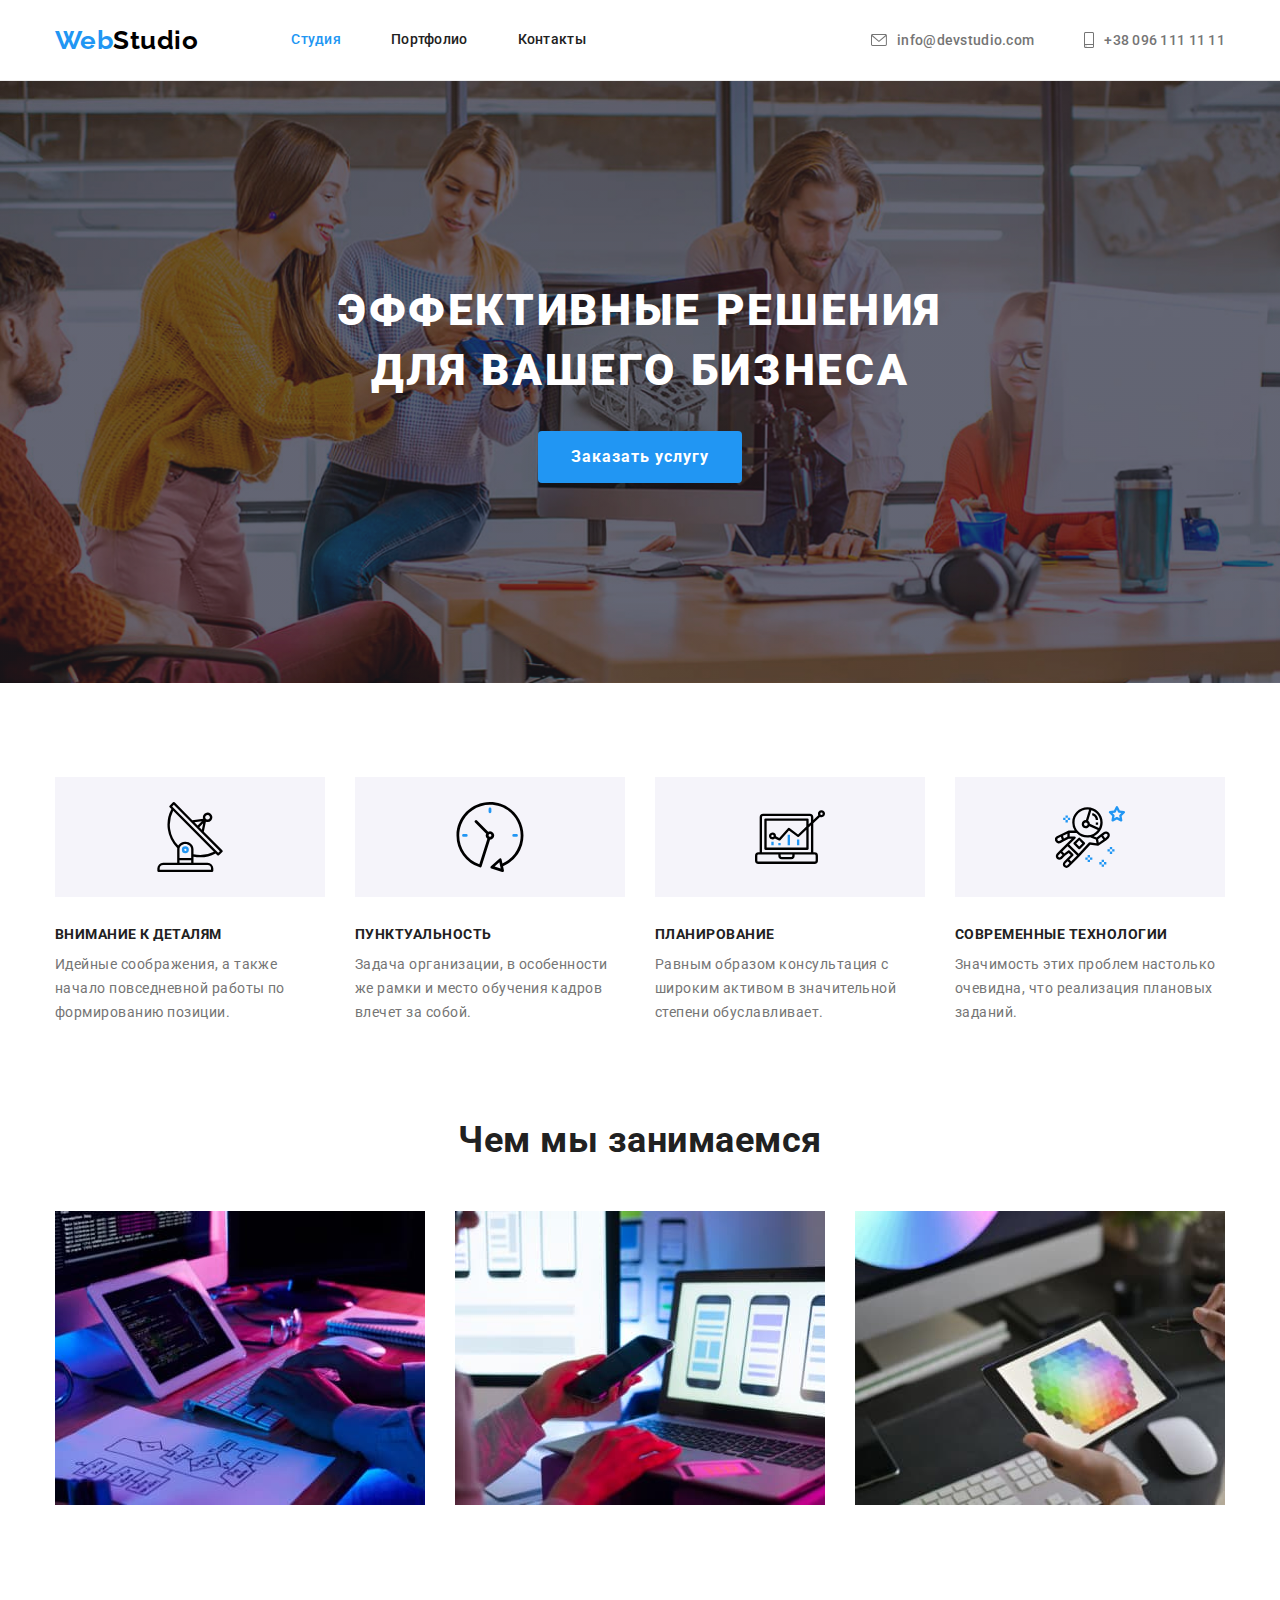
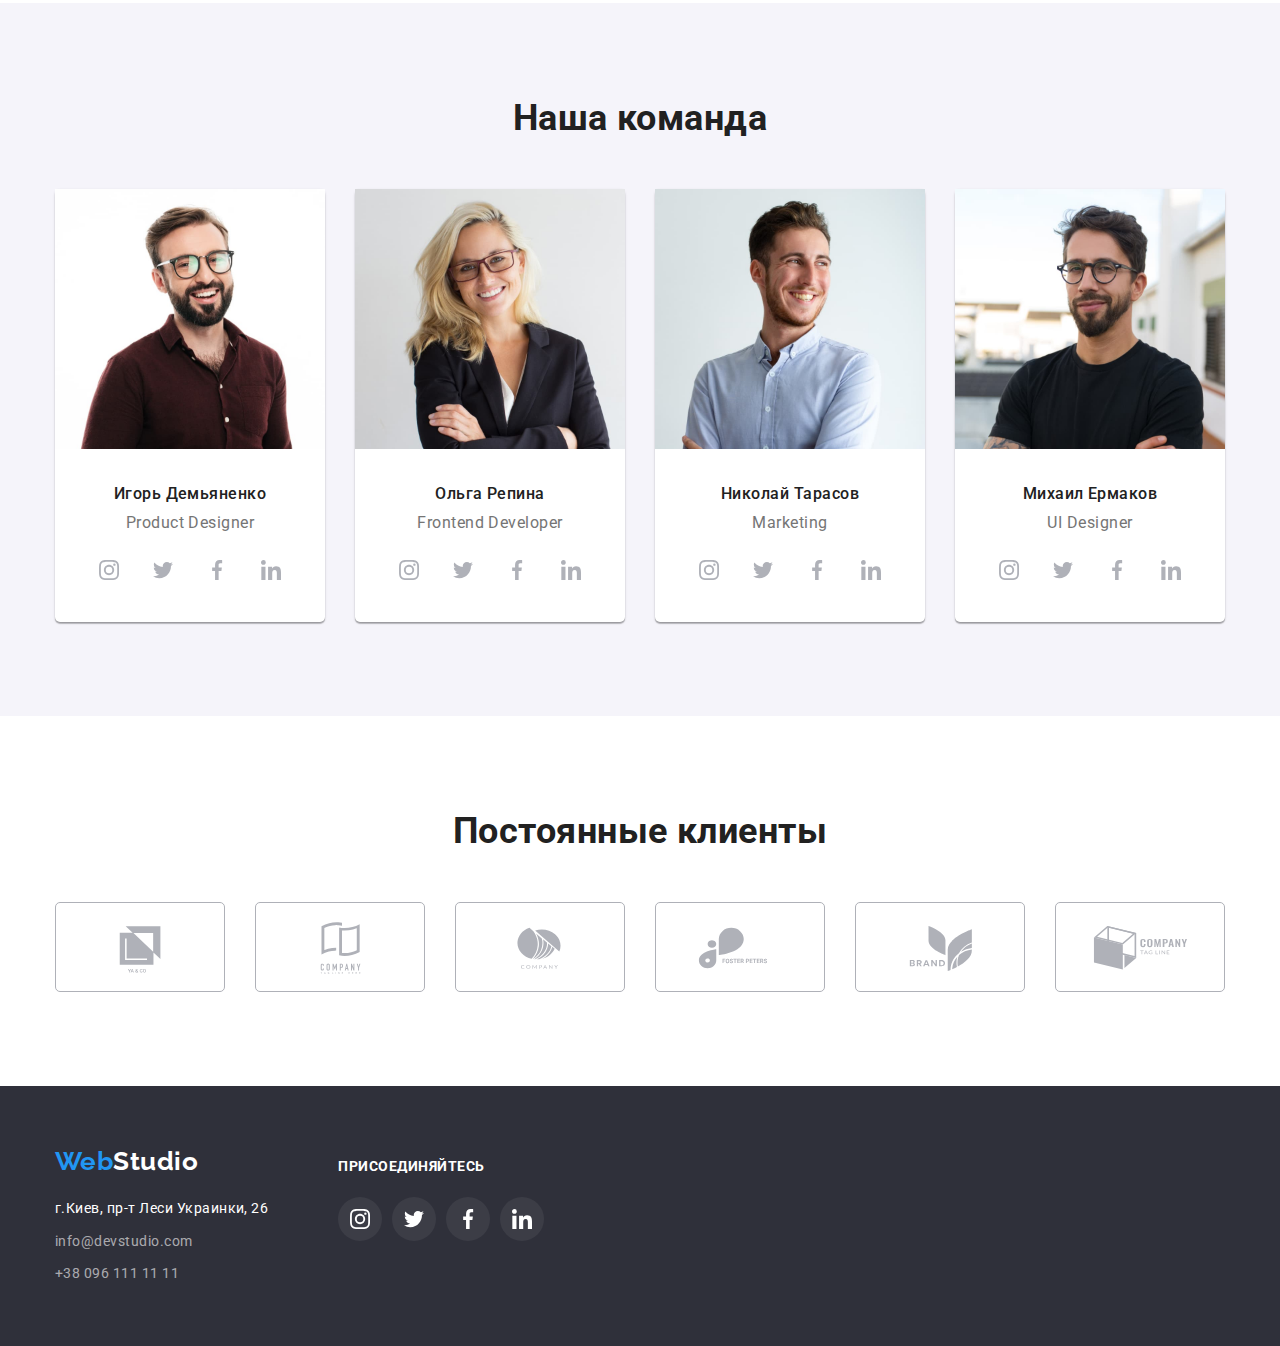
<file: index.html>
<!DOCTYPE html>
<html lang="ru">

<head>
  <meta charset="UTF-8" />
  <meta http-equiv="X-UA-Compatible" content="IE=edge" />
  <meta name="viewport" content="width=device-width, initial-scale=1.0" />
  <title>WebStudio</title>
  <link rel="preconnect" href="https://fonts.googleapis.com" />
  <link rel="preconnect" href="https://fonts.gstatic.com" crossorigin />
  <link href="https://fonts.googleapis.com/css2?family=Raleway:wght@700&family=Roboto:wght@400;500;700;900&display=swap"
    rel="stylesheet" />
  <link rel="stylesheet"
    href="https://cdnjs.cloudflare.com/ajax/libs/modern-normalize/1.1.0/modern-normalize.min.css" />
  <link rel="stylesheet" href="./css/styles.css" />
</head>

<body>
  <!-- Header -->
  <header class="header">
    <div class="container nav-flex">
      <nav class="header-nav">
        <a class="logo link" href="./index.html">Web<span class="logo-black">Studio</span></a>
        <ul class="header-nav-list list">
          <li class="header-nav-item">
            <a class="header-nav-link link current" href="./index.html">Студия</a>
          </li>
          <li class="header-nav-item">
            <a class="header-nav-link link" href="./portfolio.html">Портфолио</a>
          </li>
          <li class="header-nav-item">
            <a class="header-nav-link link" href="">Контакты</a>
          </li>
        </ul>
      </nav>
      <ul class="header-contact-list list">
        <li class="header-contact-item">
          <a class="header-contact-link link" href="mailto:info@devstudio.com">
            <svg class="contact-icon" width="16" height="12">
              <use href="./img/icons.svg#icon-mail"></use>
            </svg>info@devstudio.com
          </a>
        </li>
        <li class="header-contact-item">
          <a class="header-contact-link link" href="tel:+380961111111">
            <svg class="contact-icon" width="10px" height="16px">
              <use href="./img/icons.svg#icon-phone"></use>
            </svg>+38 096 111 11 11
          </a>
        </li>
      </ul>
    </div>
  </header>

  <!-- Main -->
  <main>
    <!-- Hero -->
    <section class="hero">
      <h1 class="hero-title">Эффективные решения для вашего бизнеса</h1>
      <button class="hero-btn" type="button">Заказать услугу</button>
    </section>

    <!-- Our skills -->
    <section class="features-section">
      <div class="container">
        <h2 hidden>Преимущества</h2>
        <ul class="features-list list">
          <li class="features-item">
            <div class="features-icon-fon">
              <svg class="features-icon" width="70" height="70">
                <use href="./img/icons.svg#icon-antenna"></use>
              </svg>
            </div>

            <h3 class="features-title">Внимание к деталям</h3>
            <p class="features-text">
              Идейные соображения, а также начало повседневной работы по
              формированию позиции.
            </p>
          </li>
          <li class="features-item">
            <div class="features-icon-fon">
              <svg class="features-icon" width="70" height="70">
                <use href="./img/icons.svg#icon-clock"></use>
              </svg>
            </div>

            <h3 class="features-title">Пунктуальность</h3>
            <p class="features-text">
              Задача организации, в особенности же рамки и место обучения
              кадров влечет за собой.
            </p>
          </li>
          <li class="features-item">
            <div class="features-icon-fon">
              <svg class="features-icon" width="70" height="70">
                <use href="./img/icons.svg#icon-diagram"></use>
              </svg>
            </div>

            <h3 class="features-title">Планирование</h3>
            <p class="features-text">
              Равным образом консультация с широким активом в значительной
              степени обуславливает.
            </p>
          </li>
          <li class="features-item">
            <div class="features-icon-fon">
              <svg class="features-icon" width="70" height="70">
                <use href="./img/icons.svg#icon-astronaut"></use>
              </svg>
            </div>

            <h3 class="features-title">Современные технологии</h3>
            <p class="features-text">
              Значимость этих проблем настолько очевидна, что реализация
              плановых заданий.
            </p>
          </li>
        </ul>
      </div>
    </section>

    <!-- What we do -->
    <section class="work-section">
      <div class="container">
        <h2 class="section-title">Чем мы занимаемся</h2>
        <ul class="work-list list">
          <li class="work-item">
            <img src="./img/mes.jpg" alt="mes" width="370" height="294" />
          </li>
          <li class="work-item">
            <img src="./img/mes_1.jpg" alt="mes_1" width="370" height="294" />
          </li>
          <li class="work-item">
            <img src="./img/mes_2.jpg" alt="mes_2" width="370" height="294" />
          </li>
        </ul>
      </div>
    </section>

    <!-- Our team -->
    <section class="team-section">
      <div class="container">
        <h2 class="section-title">Наша команда</h2>
        <ul class="team-list list">
          <li class="team-item"><img src="./img/boy.jpg" alt="Чувак в очках" width="270" height="260" />
            <div class="team-workers">
              <h3 class="team-worker">Игорь Демьяненко</h3>
              <p class="team-profession" lang="en">Product Designer</p>
              <ul class="team-social-list list">
                <li class="team-social-item">
                  <a class="team-social-link link" href="">
                    <svg class="team-social-icon" width="20" height="20">
                      <use href="./img/icons.svg#icon-instagram"></use>
                    </svg>
                  </a>
                </li>

                <li class="team-social-item">
                  <a class="team-social-link link" href="">
                    <svg class="team-social-icon" width="20" height="20">
                      <use href="./img/icons.svg#icon-twitter"></use>
                    </svg>
                  </a>
                </li>

                <li class="team-social-item">
                  <a class="team-social-link link" href="">
                    <svg class="team-social-icon" width="20" height="20">
                      <use href="./img/icons.svg#icon-facebook-1"></use>
                    </svg>
                  </a>
                </li>

                <li class="team-social-item">
                  <a class="team-social-link link" href="">
                    <svg class="team-social-icon" width="20" height="20">
                      <use href="./img/icons.svg#icon-linkedin"></use>
                    </svg>
                  </a>
                </li>
              </ul>
            </div>
          </li>

          
          <li class="team-item">
            <img src="./img/girl.jpg" alt="Ниче так девуля width=" 270" height="260" />
            <div class="team-workers">
              <h3 class="team-worker">Ольга Репина</h3>
              <p class="team-profession" lang="en">Frontend Developer</p>
              <ul class="team-social-list list">
                <li class="team-social-item">
                  <a class="team-social-link link" href="">
                    <svg class="team-social-icon" width="20" height="20">
                      <use href="./img/icons.svg#icon-instagram"></use>
                    </svg>
                  </a>
                </li>

                <li class="team-social-item">
                  <a class="team-social-link link" href="">
                    <svg class="team-social-icon" width="20" height="20">
                      <use href="./img/icons.svg#icon-twitter"></use>
                    </svg>
                  </a>
                </li>

                <li class="team-social-item">
                  <a class="team-social-link link" href="">
                    <svg class="team-social-icon" width="20" height="20">
                      <use href="./img/icons.svg#icon-facebook-1"></use>
                    </svg>
                  </a>
                </li>

                <li class="team-social-item">
                  <a class="team-social-link link" href="">
                    <svg class="team-social-icon" width="20" height="20">
                      <use href="./img/icons.svg#icon-linkedin"></use>
                    </svg>
                  </a>
                </li>
              </ul>
            </div>
          </li>
          <li class="team-item">
            <img src="./img/boy_1.jpg" alt="Чувак на позитиве" width="270" height="260" />
            <div class="team-workers">
              <h3 class="team-worker">Николай Тарасов</h3>
              <p class="team-profession" lang="en">Marketing</p>
              <ul class="team-social-list list">
                <li class="team-social-item">
                  <a class="team-social-link link" href="">
                    <svg class="team-social-icon" width="20" height="20">
                      <use href="./img/icons.svg#icon-instagram"></use>
                    </svg>
                  </a>
                </li>

                <li class="team-social-item">
                  <a class="team-social-link link" href="">
                    <svg class="team-social-icon" width="20" height="20">
                      <use href="./img/icons.svg#icon-twitter"></use>
                    </svg>
                  </a>
                </li>

                <li class="team-social-item">
                  <a class="team-social-link link" href="">
                    <svg class="team-social-icon" width="20" height="20">
                      <use href="./img/icons.svg#icon-facebook-1"></use>
                    </svg>
                  </a>
                </li>

                <li class="team-social-item">
                  <a class="team-social-link link" href="">
                    <svg class="team-social-icon" width="20" height="20">
                      <use href="./img/icons.svg#icon-linkedin"></use>
                    </svg>
                  </a>
                </li>
              </ul>
            </div>
          </li>
          <li class="team-item">
            <img src="./img/boy_2.jpg" alt="Чувак в очках 2.0" width="270" height="260" />
            <div class="team-workers">
              <h3 class="team-worker">Михаил Ермаков</h3>
              <p class="team-profession" lang="en">UI Designer</p>
              <ul class="team-social-list list">
                <li class="team-social-item">
                  <a class="team-social-link link" href="">
                    <svg class="team-social-icon" width="20" height="20">
                      <use href="./img/icons.svg#icon-instagram"></use>
                    </svg>
                  </a>
                </li>

                <li class="team-social-item">
                  <a class="team-social-link link" href="">
                    <svg class="team-social-icon" width="20" height="20">
                      <use href="./img/icons.svg#icon-twitter"></use>
                    </svg>
                  </a>
                </li>

                <li class="team-social-item">
                  <a class="team-social-link link" href="">
                    <svg class="team-social-icon" width="20" height="20">
                      <use href="./img/icons.svg#icon-facebook-1"></use>
                    </svg>
                  </a>
                </li>

                <li class="team-social-item">
                  <a class="team-social-link link" href="">
                    <svg class="team-social-icon" width="20" height="20">
                      <use href="./img/icons.svg#icon-linkedin"></use>
                    </svg>
                  </a>
                </li>
              </ul>
            </div>
          </li>
        </ul>
      </div>
    </section>
    <!-- Castumers -->
    <section class="client-section">
      <div class="container">
        <h2 class="client-title">Постоянные клиенты</h2>
        <ul class="client-list list">
          <li class="client-item">
            <a class="client-link link" href="">
              <svg class="client-icon" width="106" height="60">
                <use href="./img/icons.svg#icon-logo"></use>
              </svg>
            </a>
          </li>

          <li class="client-item">
            <a class="client-link link" href="">
              <svg class="client-icon" width="106" height="60">
                <use href="./img/icons.svg#icon-logo-1"></use>
              </svg>
            </a>
          </li>

          <li class="client-item">
            <a class="client-link link" href="">
              <svg class="client-icon" width="106" height="60">
                <use href="./img/icons.svg#icon-logo-2"></use>
              </svg>
            </a>
          </li>

          <li class="client-item">
            <a class="client-link link" href="">
              <svg class="client-icon" width="106" height="60">
                <use href="./img/icons.svg#icon-logo-3"></use>
              </svg>
            </a>
          </li>

          <li class="client-item">
            <a class="client-link link" href="">
              <svg class="client-icon" width="106" height="60">
                <use href="./img/icons.svg#icon-logo-4"></use>
              </svg>
            </a>
          </li>

          <li class="client-item">
            <a class="client-link link" href="">
              <svg class="client-icon" width="106" height="60">
                <use href="./img/icons.svg#icon-logo-5" ></use>
              </svg>
            </a>
          </li>
        </ul>
      </div>
    </section>
  </main>


  <!-- Footer -->
  <footer class="footer">
    <div class="container">
      <div class="footer-flex">
        <div class="footer-contacts-flex">
          <a class="logo link" href="./index.html">Web<span class="logo-white">Studio</span>
          </a>
          <!-- Contacts -->
          <address class="footer-contact">
            <ul class="footer-contact-list list">
              <li class="footer-contact-item">
                <a class="footer-contact-link address link" href="https://goo.gl/maps/CdvJLRiEL6Q8Smko8" target="_blank"
                  rel="noreferrer noopener">г.Киев, пр-т Леси Украинки, 26</a>
              </li>
              <li class="footer-contact-item">
                <a class="footer-contact-link link" href="mailto:info@devstudio.com">info@devstudio.com</a>
              </li>
              <li class="footer-contact-item">
                <a class="footer-contact-link link" href="tel:+380961111111">+38 096 111 11 11</a>
              </li>
            </ul>
          </address>
        </div>
        <div class="footer-social-flex">
          <h2 class="footer-social-text">Присоединяйтесь</h2>
          <ul class="footer-social-list list">
            <li class="footer-social-item">
              <a class="footer-social-link" href="">
                <svg class="footer-social-icon" width="20" height="20">
                  <use href="./img/icons.svg#icon-instagram"></use>
                </svg>
              </a>
            </li>

            <li class="footer-social-item">
              <a class="footer-social-link" href="">
                <svg class="footer-social-icon" width="20" height="20">
                  <use href="./img/icons.svg#icon-twitter"></use>
                </svg>
              </a>
            </li>

            <li class="footer-social-item">
              <a class="footer-social-link" href="">
                <svg class="footer-social-icon" width="20" height="20">
                  <use href="./img/icons.svg#icon-facebook-1"></use>
                </svg>
              </a>
            </li>

            <li class="footer-social-item">
              <a class="footer-social-link" href="">
                <svg class="footer-social-icon" width="20" height="20">
                  <use href="./img/icons.svg#icon-linkedin"></use>
                </svg>
              </a>
            </li>
          </ul>
        </div>
      </div>
    </div>
  </footer>
</body>
</html>
</file>
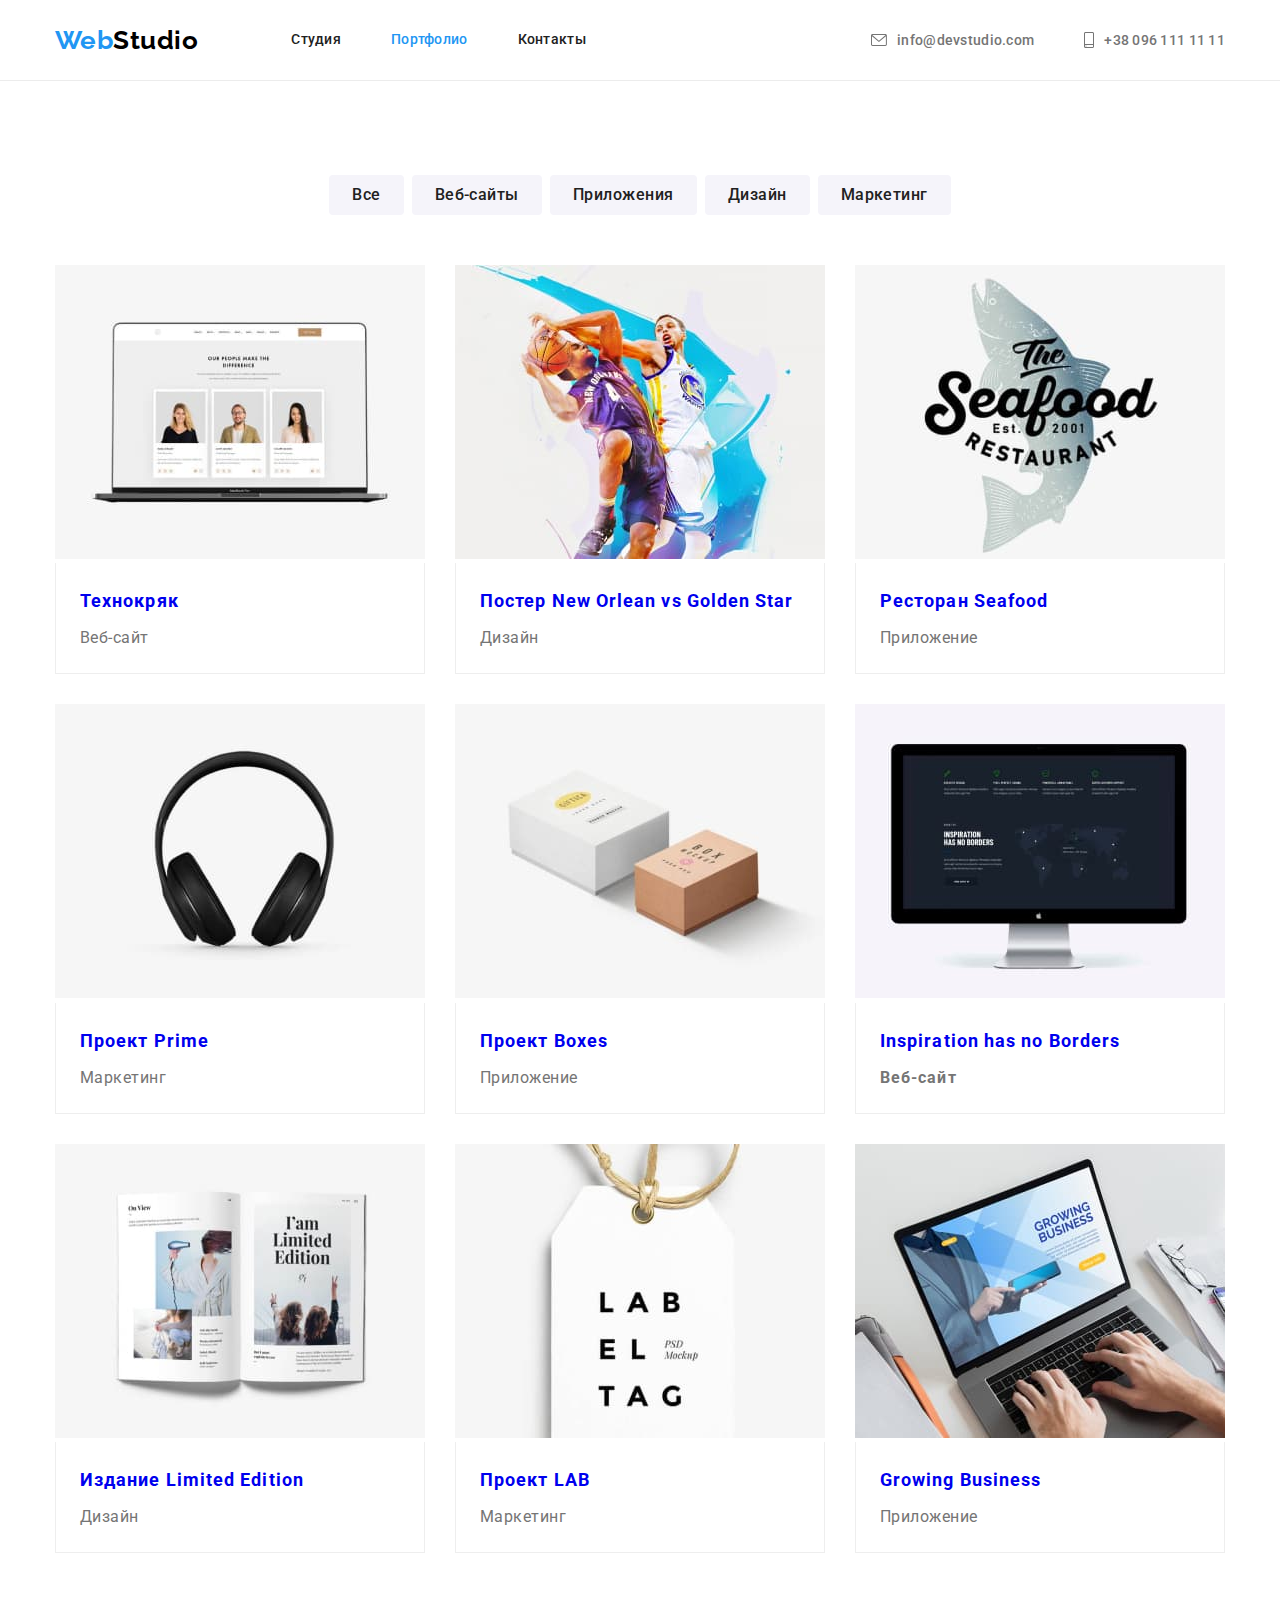
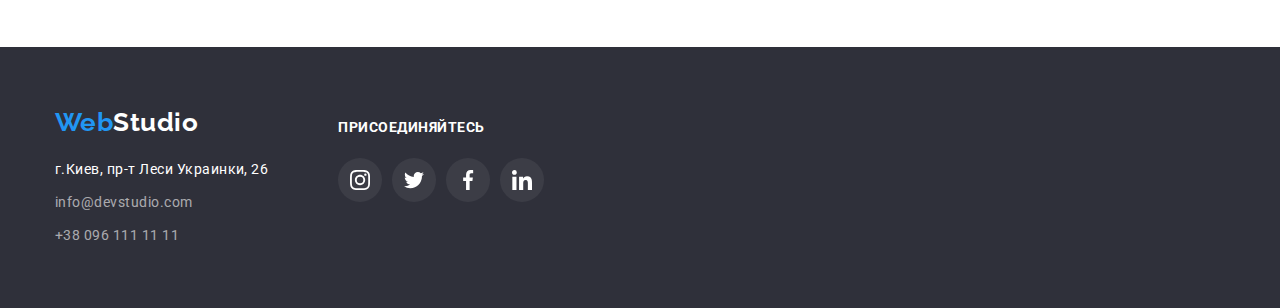
<file: portfolio.html>
<!DOCTYPE html>
<html lang="ru">
  <head>
    <meta charset="UTF-8" />
    <meta http-equiv="X-UA-Compatible" content="IE=edge" />
    <meta name="viewport" content="width=device-width, initial-scale=1.0" />
    <title>WebStudio</title>
    <link rel="preconnect" href="https://fonts.googleapis.com" />
    <link rel="preconnect" href="https://fonts.gstatic.com" crossorigin />
    <link
      href="https://fonts.googleapis.com/css2?family=Raleway:wght@700&family=Roboto:wght@400;500;700;900&display=swap"
      rel="stylesheet"
    />
    <link rel="stylesheet" href="https://cdnjs.cloudflare.com/ajax/libs/modern-normalize/1.1.0/modern-normalize.min.css">
    <link rel="stylesheet" href="./css/styles.css" />
  </head>
  <body>
    <!-- Header -->
    <header class="header">
      <div class="container nav-flex">
        <nav class="header-nav">
          <a class="logo link" href="./index.html">Web<span class="logo-black">Studio</span></a>
          <ul class="header-nav-list list">
            <li class="header-nav-item">
              <a class="header-nav-link link " href="./index.html">Студия</a>
            </li>
            <li class="header-nav-item">
              <a class="header-nav-link link current" href="./portfolio.html">Портфолио</a>
            </li>
            <li class="header-nav-item">
              <a class="header-nav-link link" href="">Контакты</a>
            </li>
          </ul>
        </nav>
        <ul class="header-contact-list list">
          <li class="header-contact-item">
            <a class="header-contact-link link" href="mailto:info@devstudio.com">
              <svg class="contact-icon" width="16" height="12">
                <use href="./img/icons.svg#icon-mail"></use>
              </svg>info@devstudio.com
            </a>
          </li>
          <li class="header-contact-item">
            <a class="header-contact-link link" href="tel:+380961111111">
              <svg class="contact-icon" width="10px" height="16px">
                <use href="./img/icons.svg#icon-phone"></use>
              </svg>+38 096 111 11 11
            </a>
          </li>
        </ul>
      </div>
    </header>
    <!-- Main -->
    <main>
      
      <section class="portfolio-section">
        <div class="container">
          <h1 hidden>Примеры работ</h1>
          <ul class="portfolio-btn-list list">
            <li class="portfolio-btn-item">
              <button class="portfolio-btn" type="button">Все</button>
            </li>
            <li class="portfolio-btn-item">
              <button class="portfolio-btn" type="button">Веб-сайты</button>
            </li>
            <li class="portfolio-btn-item">
              <button class="portfolio-btn" type="button">Приложения</button>
            </li>
            <li class="portfolio-btn-item">
              <button class="portfolio-btn" type="button">Дизайн</button>
            </li>
            <li class="portfolio-btn-item">
              <button class="portfolio-btn" type="button">Маркетинг</button>
            </li>
          </ul>
        </div>
        <div class="container">
          <ul class="portfolio-list list">
            <a class="link" href="#">
            <li class="portfolio-item">
              <img
                src="./img/img-001.jpg"
                alt="001"
                width="370"
                height="294"
              />
              <div class="portfolio-border">
                <h2 class="portfolio-list-title">Технокряк</h2>
                <p class="portfolio-list-text">Веб-сайт</p>
              </div>
            </li>
            </a>
            <a class="link" href="#">
            <li class="portfolio-item">
              <img
                src="./img/img-1.jpg"
                alt="img-1"
                width="370"
                height="294"
              />
              <div class="portfolio-border">
                <h2 class="portfolio-list-title">
                  Постер <span lang="en">New Orlean vs Golden Star</span> 
                </h2>
                <p class="portfolio-list-text">Дизайн</p>
              </div>
            </li>
            </a>
            <a class="link" href="#">
            <li class="portfolio-item">
              <img
                src="./img/img-3.jpg"
                alt="img-3"
                width="370"
                height="294"
              />
              <div class="portfolio-border">
                <h2 class="portfolio-list-title">Ресторан <span lang="en">Seafood</span></h2>
                <p class="portfolio-list-text">Приложение</p>
              </div>
            </li>
            </a>
            <a class="link" href="#">
            <li class="portfolio-item">
              <img
                src="./img/img-2.jpg"
                alt="img-3"
                width="370"
                height="294"
              />
              <div class="portfolio-border">
                <h2 class="portfolio-list-title">Проект <span lang="en">Prime</span></h2>
                <p class="portfolio-list-text">Маркетинг</p>
              </div>
            </li>
            </a>
            <a class="link" href="#">
            <li class="portfolio-item">
              <img
                src="./img/img-4.jpg"
                alt="img-4"
                width="370"
                height="294"
              />
              <div class="portfolio-border">
                <h2 class="portfolio-list-title">Проект <span lang="en">Boxes</span></h2>
                <p class="portfolio-list-text">Приложение</p>
              </div>
            </li>
            <a class="link" href="#">
            <li class="portfolio-item">
              <img
                src="./img/img-5.jpg"
                alt="img-5"
                width="370"
                height="294"
              />
              <div class="portfolio-border">
                <h2 class="portfolio-list-title"><span lang="en">Inspiration has no Borders</span</h2>
                <p class="portfolio-list-text">Веб-сайт</p>
              </div>
            </li>
            </a>
            <a class="link" href="#">
            <li class="portfolio-item">
              <img
                src="./img/img-6.jpg"
                alt="img-6"
                width="370"
                height="294"
              />
              <div class="portfolio-border">
                <h2 class="portfolio-list-title">Издание <span lang="en">Limited Edition</span></h2>
                <p class="portfolio-list-text">Дизайн</p>
              </div>
            </li>
            </a>
            <a class="link" href="#">
            <li class="portfolio-item">
            <img
                src="./img/img-7.jpg"
                alt="img-7"
                width="370"
                height="294"
              />
              <div class="portfolio-border">
                <h2 class="portfolio-list-title">Проект <span lang="en">LAB</span></h2>
                <p class="portfolio-list-text">Маркетинг</p>
              </div>
            </li>
            </a>
            <a class="link" href="#">
            <li class="portfolio-item border">
              <img
                src="./img/img-8.jpg"
                alt="img-8"
                width="370"
                height="294"
              />
              <div class="portfolio-border">
                <h2 class="portfolio-list-title"><span lang="en">Growing Business</span></h2>
                <p class="portfolio-list-text">Приложение</p>
              </div>
            </li>
            </a>
          </ul>
        </div>
        
      </section>
    </main>
    <!-- Footer -->
    <footer class="footer">
      <div class="container">
        <div class="footer-flex">
          <div class="footer-contacts-flex">
            <a class="logo link" href="./index.html">Web<span class="logo-white">Studio</span>
            </a>
            <!-- Contacts -->
            <address class="footer-contact">
              <ul class="footer-contact-list list">
                <li class="footer-contact-item">
                  <a class="footer-contact-link address link" href="https://goo.gl/maps/CdvJLRiEL6Q8Smko8" target="_blank"
                    rel="noreferrer noopener">г.Киев, пр-т Леси Украинки, 26</a>
                </li>
                <li class="footer-contact-item">
                  <a class="footer-contact-link link" href="mailto:info@devstudio.com">info@devstudio.com</a>
                </li>
                <li class="footer-contact-item">
                  <a class="footer-contact-link link" href="tel:+380961111111">+38 096 111 11 11</a>
                </li>
              </ul>
            </address>
          </div>
          <div class="footer-social-flex">
            <h2 class="footer-social-text">Присоединяйтесь</h2>
            <ul class="footer-social-list list">
              <li class="footer-social-item">
                <a class="footer-social-link" href="">
                  <svg class="footer-social-icon" width="20" height="20">
                    <use href="./img/icons.svg#icon-instagram"></use>
                  </svg>
                </a>
              </li>
  
              <li class="footer-social-item">
                <a class="footer-social-link" href="">
                  <svg class="footer-social-icon" width="20" height="20">
                    <use href="./img/icons.svg#icon-twitter"></use>
                  </svg>
                </a>
              </li>
  
              <li class="footer-social-item">
                <a class="footer-social-link" href="">
                  <svg class="footer-social-icon" width="20" height="20">
                    <use href="./img/icons.svg#icon-facebook-1"></use>
                  </svg>
                </a>
              </li>
  
              <li class="footer-social-item">
                <a class="footer-social-link" href="">
                  <svg class="footer-social-icon" width="20" height="20">
                    <use href="./img/icons.svg#icon-linkedin"></use>
                  </svg>
                </a>
              </li>
            </ul>
          </div>
        </div>
      </div>
    </footer>
  </body>
  </html>
</file>
<file: css/styles.css>
:root {
    --primary-text-color: #212121;
    --secondary-text-color: #757575;
    --white-text-color: #ffffff;
    --accent-color: #2196f3;
    --black-logo-color: #000000;
    --footer-text-color: rgba(255, 255, 255, 0.6);
    --white-background-color: #ffffff;
    --hero-background-color: #2f303a;
    --team-background-color: #f5f4fa;
}

body {
    font-family: "Roboto", sans-serif;
    letter-spacing: 0.03em;
    background-color: var(--white-background-color);
    color: var(--primary-text-color);
}

.list {
    list-style: none;
}



h1,
h2,
h3,
h4,
h5,
h6,
p,
ul {
    margin: 0;
    padding: 0;
}
.container {
    width: 1200px;
    margin-left: auto;
    margin-right: auto;
    padding-left: 15px;
    padding-right: 15px;

}

.link {
    text-decoration: none;
}

.logo {
    font-family: "Raleway", sans-serif;
    font-weight: 700;
    font-size: 26px;
    line-height: 1.19;
    color: var(--accent-color);
    align-items: center;
    text-align: center;
}

.section-title {
    font-weight: 700;
    font-size: 36px;
    line-height: 1.17;
    text-align: center;
    color: var(--primary-text-color);
}

.features-icon-fon {
    display: flex;
    width: 270px;
    height: 120px;
    align-items: center;
    justify-content: center;
    flex-direction: column;
    margin-bottom: 30px;
    background-color: var(--team-background-color);
}

.footer-contact-link {
    font-style: normal;
    font-size: 14px;
    line-height: 1.71;
    color: var(--footer-text-color);
}

.footer-contact-link:hover,
.footer-contact-link:focus {
    color: var(--accent-color);
}




/* Header */

.header {
    border-bottom: 1px solid #ececec;
}

.nav-flex {
    display: flex;
    align-items: center;
}

.header-nav {
    display: flex;
    align-items: center;
}
.logo-black {
    color: var(--black-logo-color);
}

.header-nav-list {
    display: flex;
    margin-left: 93px;
}

.header-nav-item:not(:last-child) {
    margin-right: 50px;
}

.header-nav-link {
    display: block;
    padding-top: 32px;
    padding-bottom: 32px;
    font-weight: 500;
    font-size: 14px;
    line-height: 1.14;
    letter-spacing: 0.02em;
    color: var(--primary-text-color);
}

.header-contact-list {
    display: flex;
    margin-left: auto;
}

.header-contact-item + .header-contact-item {
    margin-left: 50px;
}

.header-contact-link {
    display:flex;
    padding: 32px 0px 32px;
    color: var(--secondary-text-color);
    align-items: center;
    font-weight: 500;
    font-size: 14px;
    line-height: 16px;
    letter-spacing: 0.02em;
    color: var(--secondary-text-color);
}

.contact-icon {
    margin-right: 10px;
    fill: currentColor;
}


.header-nav-link:hover,
.header-nav-link:focus,
.header-contact-link:hover,
.header-contact-link:focus {
    color: var(--accent-color);
}

.header-nav-link.current {
    color: var(--accent-color);
}




/* Hero */

.hero {
    padding-top: 200px;
    padding-bottom: 200px;
    max-width: 1600px;
    min-height: 600px;
    margin: 0 auto;
    background-color: var(--hero-background-color);
    background-image: linear-gradient(to right,rgba(47, 48, 58, 0.4), rgba(47, 48, 58, 0.4)),url(../img/hero-back.jpg);
    background-repeat: no-repeat;
    background-position: center;
    background-size: cover;
    text-align: center;
}

.hero-title {
    margin-bottom: 30px;
    margin-left: auto;
    margin-right: auto;
    max-width: 696px;
    font-weight: 900;
    font-size: 44px;
    line-height: 1.36;
    letter-spacing: 0.06em;
    text-transform: uppercase;
    color: var(--white-text-color);
}

.hero-btn {
    display: inline-block;
    min-width: 200px;
    border-radius: 4px;
    border: 1px solid transparent;
    padding: 10px 32px;
    background-color: var(--accent-color);
    color: var(--white-text-color);
    font-family: "Roboto", sans-serif;
    font-weight: 700;
    font-size: 16px;
    line-height: 1.88;
    align-items: center;
    text-align: center;
    letter-spacing: 0.06em;
    cursor: pointer;
}

.hero-btn:hover,
.hero-btn:focus {
    background-color: var(--white-text-color);
    color: var(--accent-color);
}




/* Our Skills */

.features-section {
    padding-top: 94px;
    padding-bottom: 94px;
}

.features-list {
    display: flex;
}

.features-item:not(:last-child) {
    margin-right: 30px;
    max-width: 270px;
}

.features-icon {
    align-items: center;}

.features-title {
    margin-bottom: 10px;
    font-weight: 700;
    font-size: 14px;
    line-height: 1.14;
    text-transform: uppercase;
}

.features-text {
    font-size: 14px;
    line-height: 1.71;
    color: var(--secondary-text-color);
}




/* What we do */
.work-section {
    padding-bottom: 94px;
}

.work-list {
    display: flex;
}

.work-item:not(:last-child) {
    margin-right: 30px;
}

.section-title {
    margin-bottom: 50px;
}



/* Our team */

.team-section {
    padding-top: 94px;
    padding-bottom: 94px;
    background-color: var(--team-background-color);
}

.team-list {
    display: flex;
}

.team-item {
    box-shadow: 0px 1px 3px rgba(0, 0, 0, 0.12), 0px 1px 1px rgba(0, 0, 0, 0.14),
    0px 2px 1px rgba(0, 0, 0, 0.2);
    background-color: var(--white-background-color);
    border-radius: 5px;
}

.team-item:not(:last-child) {
    margin-right: 30px;
}

.team-workers {
    padding: 30px 0px;
}

.team-worker {
    font-weight: 500;
    font-size: 16px;
    line-height: 1.19;
    text-align: center;
}

.team-profession {
    margin-top: 10px;
    font-size: 16px;
    line-height: 1.19;
    text-align: center;
    color: var(--secondary-text-color);
}

.team-social-list {
    display: flex;
    padding: 0px 32px;
    margin-top: 16px;
    list-style: none;
    justify-content: space-between;
    align-items: center;
}

.team-social-link {
    width: 44px;
    height: 44px;
    display: block;
    border-radius: 50%;
    color: #afb1b8; 
    background-color: #ffffff;
}

.team-social-link:hover,
.team-social-link:focus {
    color: #ffffff;
    background-color: var(--accent-color);
}
.team-social-link:hover svg,
.team-social-link:focus svg {
    fill: white;
}


.team-social-icon {
    margin: 12px 0px 0px 12px; 
    fill: currentColor;
    
}

.team-social-icon:hover,
.team-social-icon:focus
{
    color: #ffffff;
}




/* Customers */

.client-section {
    padding-top: 94px;
    padding-bottom: 94px;
}

.client-title {
    margin-bottom: 50px;

    font-weight: 700;
    font-size: 36px;
    line-height: 1.17;
    text-align: center;
}

.client-list {
    display: flex;
    padding: 0;
    margin: 0;
    list-style: none;
    justify-content: space-between;
    align-items: center;
}

.client-item {
    width: 170px;
    height: 90px;
}

.client-item:not(:last-child) {
    margin-right: 30px;
}

.client-link {
    width: 170px;
    height: 90px;
    display: block;
    border: 1px solid #afb1b8;
    color: #afb1b8;
    background-color: #fff;
    padding: 16px 32px;
    border-radius: 5px;
}

.client-link:hover,
.client-link:focus {
    color: var(--accent-color);
    border-color: var(--accent-color);
}

.client-icon {
    fill: currentColor;
}

.client-item:hover,
.client-item:focus {
    color: var(--accent-color);
    border-color: var(--accent-color);
}





/* Footer */
.footer {
    padding-top: 60px;
    padding-bottom: 60px;
    background-color: var(--hero-background-color);
}

.footer-flex {
    display: flex;
    margin-left: 0px;
    padding: 0;
    list-style: none;
}

.footer-social-text {
    padding: 20px 0px 10px 0px;
  margin-bottom: 20px;
  font-weight: 700;
  font-size: 14px;
  line-height: 1.14px;
  text-transform: uppercase;
  color: var(--white-text-color);
}

.footer-social-flex {
    margin-left: 70px;
    width: 206px;
}

.footer-social-list {
    display: flex;
    padding: 0;
    margin-top: 0;
    list-style: none;
    justify-content: space-between;
    align-items: center;
}

.footer-social-item {
    width: 44px;
    height: 44px;
}

.footer-social-link {
    width: 44px;
    height: 44px;
    display: block;
    border-radius: 50%;
    color: #ffffff;
    background-color: #ffffff10;
}

.footer-social-link:hover,
.footer-social-link:focus {
    color: #ffffff;
    background-color: var(--accent-color);
}

.footer-social-icon {
    margin: 12px 0px 0px 12px;
    fill: currentColor;
}

.logo-white {
    color: var(--white-text-color);
}

.footer-contact {
    margin-top: 20px;
}
.footer-contact-link.address {
    color: var(--white-text-color);
}


.address {
    
    /* background-color: var(--accent-color); */
}


.footer-contact-item,
.footer-contact-item {
    margin-top: 9px;
}

/* Portfolio */

.portfolio-section {
    padding-top: 94px;
    padding-bottom: 94px;
}

.portfolio-btn-list {
    display: flex;
    justify-content: center;
    margin-bottom: 50px;
}

.portfolio-btn-item:not(:last-child) {
    margin-right: 8px;
}

.portfolio-btn {
    display: inline-block;
    min-width: 73px;
    border-radius: 4px;
    border: 1px solid transparent;
    padding: 6px 22px;
    font-family: "Roboto", sans-serif;
    font-weight: 500;
    font-size: 16px;
    line-height: 1.63;
    letter-spacing: 0.03em;
    text-align: center;
    background-color: var(--team-background-color);
    color: var(--primary-text-color);
    cursor: pointer;
}

.portfolio-btn:hover,
.portfolio-btn:focus {
    background-color: var(--accent-color);
    color: var(--white-text-color);
    box-shadow: 0px 3px 1px rgba(0, 0, 0, 0.1), 0px 1px 2px rgba(0, 0, 0, 0.08),
    0px 2px 2px rgba(0, 0, 0, 0.12);
}

.portfolio-list {
    display: flex;
    flex-wrap: wrap;
    margin: -15px;
}

.portfolio-item {
    margin: 15px;
}

.portfolio-item:hover,
.portfolio-item:focus {
    box-shadow: 0px 3px 1px rgba(0, 0, 0, 0.1), 0px 1px 2px rgba(0, 0, 0, 0.08),
    0px 2px 2px rgba(0, 0, 0, 0.12);
}

.portfolio-border {
    border: 1px solid #eeeeee;
    border-top: transparent;
    padding: 20px 24px;
}

.portfolio-list-title {
    font-weight: 700;
    font-size: 18px;
    line-height: 2;
    letter-spacing: 0.06em;
}

.portfolio-list-text {
    margin-top: 4px;
    font-size: 16px;
    line-height: 1.87;
    color: var(--secondary-text-color);
}
</file>
